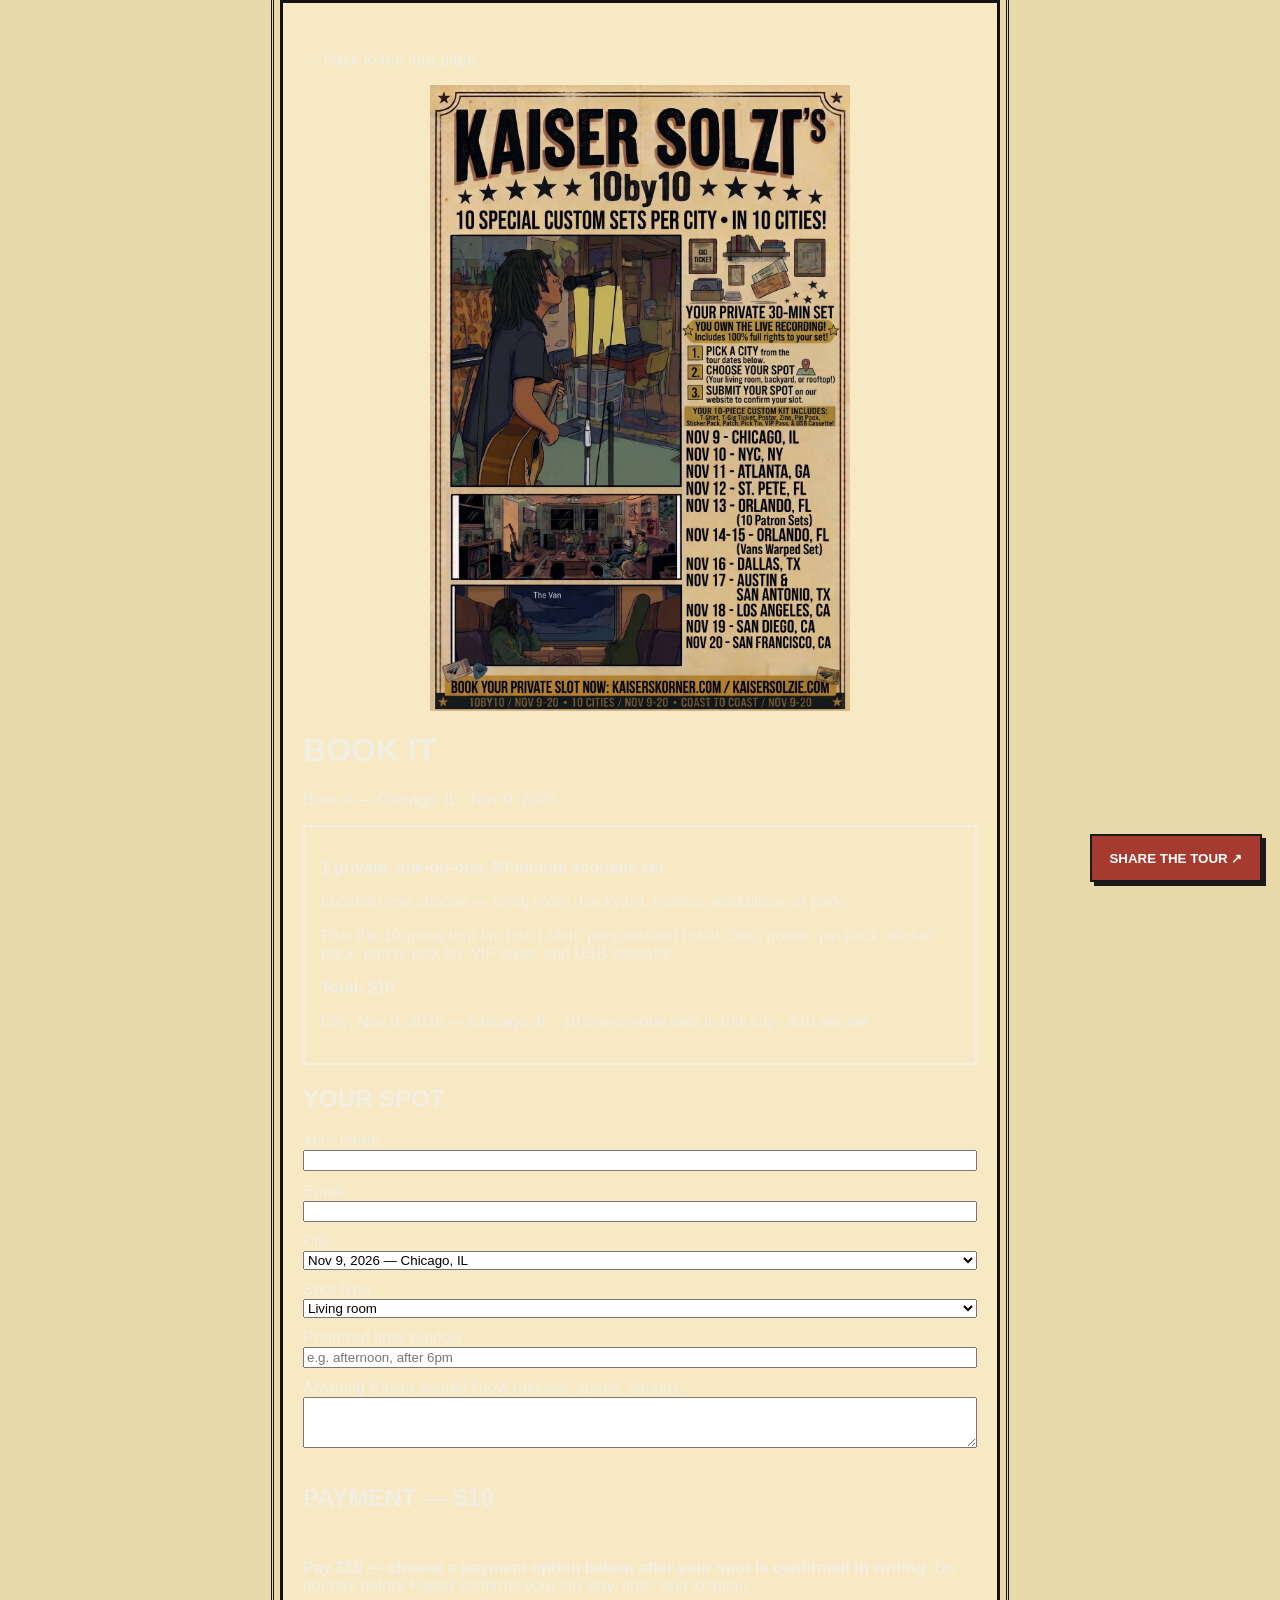
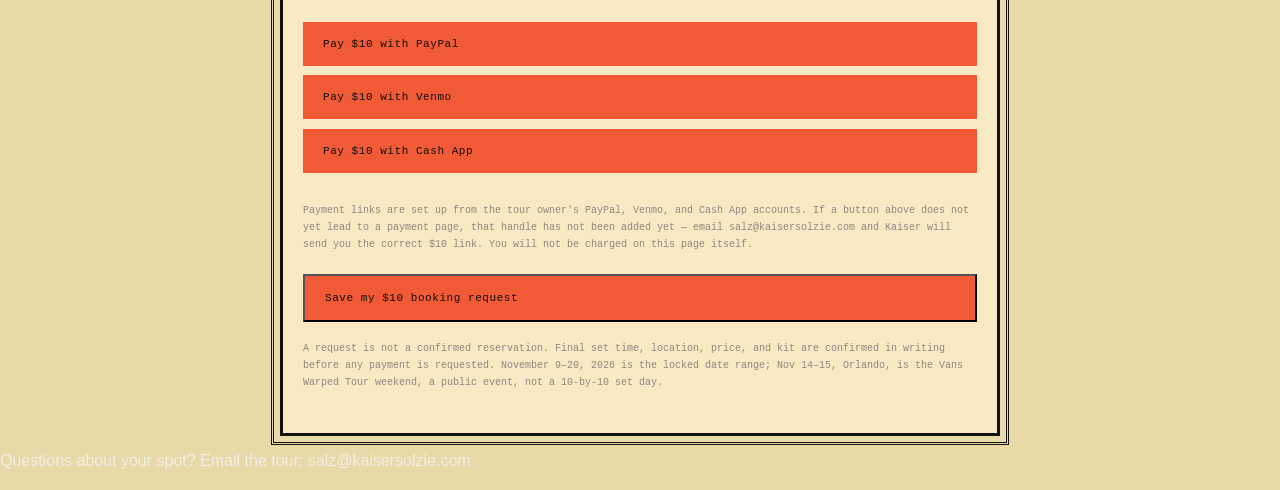
<file: booking.html>
<!doctype html>
<html lang="en">
<head>
<meta charset="utf-8">
<meta name="viewport" content="width=device-width, initial-scale=1">
<title>Book it — Kaiser Solzie 10by10 Tour</title>
<link rel="stylesheet" href="styles.css">
<style>*{box-sizing:border-box} body{overflow-x:hidden}

.share-fab{position:fixed;right:18px;bottom:18px;z-index:9999}
.share-btn{background:#A63A2E;color:#fff;border:2px solid #1A1A1A;box-shadow:4px 4px 0 #1A1A1A;padding:.9rem 1.1rem;font-weight:800;cursor:pointer;text-transform:uppercase}
.share-panel{display:none;background:#F2E8CE;border:2px solid #1A1A1A;box-shadow:4px 4px 0 #1A1A1A;padding:.8rem;margin-bottom:.6rem;width:240px;text-align:left}
.share-panel.open{display:block}
.share-panel a{display:block;color:#1A1A1A;padding:.4rem 0;text-decoration:underline}
.share-panel p{margin:.2rem 0;font-weight:700}
</style><style>body{background:#E8D9A8} main{background:#F7E9C3;border:3px solid #111;outline:3px double #111;outline-offset:6px} h1,h2{font-family:Oswald,Arial,sans-serif;text-transform:uppercase}</style></head>
<body>
<main class="section-wrap" style="max-width:720px;margin:0 auto;padding:2rem 1.25rem">
<p><a href="index.html">← Back to the tour page</a></p>
<img src="assets/new-nov9-20/poster-clean-nov9-20.jpg" alt="Original 10by10 tour cover poster" style="width:100%;height:auto;max-width:420px;display:block;margin:0 auto">
<h1>Book it</h1>
<p id="city-heading">Kaiser Solzie — 10by10</p>
<div id="order" style="border:2px solid currentColor;padding:1rem">
<p><strong>1 private, one-on-one, 30-minute acoustic set</strong></p>
<p>Location you choose — living room, backyard, rooftop, workplace, or park.</p>
<p>Plus the 10-piece tour kit: tour t-shirt, personalized ticket, zine, poster, pin pack, sticker pack, patch, pick tin, VIP pass, and USB cassette.</p>
<p><strong>Total: $10</strong></p>
<p id="city-line"></p>
</div>
<h2>Your spot</h2>
<form id="book-form" style="display:grid;gap:.7rem">
<label>Your name <input name="name" required style="width:100%"></label>
<label>Email <input name="email" type="email" required style="width:100%"></label>
<label>City <select name="city" id="city-select" style="width:100%"></select></label>
<label>Spot type <select name="spot" style="width:100%"><option>Living room</option><option>Backyard</option><option>Rooftop</option><option>Workplace</option><option>Park / outdoor</option><option>Other</option></select></label>
<label>Preferred time window <input name="time" placeholder="e.g. afternoon, after 6pm" style="width:100%"></label>
<label>Anything Kaiser should know (access, space, sound) <textarea name="notes" rows="3" style="width:100%"></textarea></label>
<h2>Payment — $10</h2>
<p><strong>Pay $10 — choose a payment option below, after your spot is confirmed in writing.</strong> Do not pay before Kaiser confirms your city day, time, and location.</p>
<div id="pay-options" style="display:grid;gap:.6rem">
<a id="pay-paypal" class="button button-primary" href="#" style="text-align:center">Pay $10 with PayPal</a>
<a id="pay-venmo" class="button button-primary" href="#" style="text-align:center">Pay $10 with Venmo</a>
<a id="pay-cashapp" class="button button-primary" href="#" style="text-align:center">Pay $10 with Cash App</a>
</div>
<p id="pay-note" class="fine-print">Payment links are set up from the tour owner's PayPal, Venmo, and Cash App accounts. If a button above does not yet lead to a payment page, that handle has not been added yet — email <a href="mailto:salz@kaisersolzie.com">salz@kaisersolzie.com</a> and Kaiser will send you the correct $10 link. You will not be charged on this page itself.</p>
<script>
// Payment handles — replace these three values with Kaiser Solzie's real handles to activate the buttons.
// PayPal: paypal.me username, Venmo: @username (without @ in the link), Cash App: $cashtag (without $ in the link)
const PAYPAL_HANDLE = ""; // e.g. "kaisersolzie"
const VENMO_HANDLE = ""; // e.g. "kaisersolzie"
const CASHAPP_HANDLE = ""; // e.g. "kaisersolzie"
function setPay(id, url, label){const a=document.getElementById(id); if(url){a.href=url; a.target="_blank"; a.rel="noopener";} else {a.href="#"; a.onclick=function(e){e.preventDefault(); document.getElementById("pay-note").textContent=label+" payment link is not added yet — email salz@kaisersolzie.com for the $10 link.";};}}
setPay("pay-paypal", PAYPAL_HANDLE ? "https://www.paypal.me/"+PAYPAL_HANDLE+"/10USD" : "", "PayPal");
setPay("pay-venmo", VENMO_HANDLE ? "https://account.venmo.com/pay?recipients="+VENMO_HANDLE+"&amount=10&note=10by10%20tour%20spot" : "", "Venmo");
setPay("pay-cashapp", CASHAPP_HANDLE ? "https://cash.app/$"+CASHAPP_HANDLE+"/10" : "", "Cash App");
</script>
<button type="submit" class="button button-primary">Save my $10 booking request</button>
</form>
<div id="book-summary" style="white-space:pre-wrap;margin-top:1rem"></div>
<p class="fine-print">A request is not a confirmed reservation. Final set time, location, price, and kit are confirmed in writing before any payment is requested. November 9–20, 2026 is the locked date range; Nov 14–15, Orlando, is the Vans Warped Tour weekend, a public event, not a 10-by-10 set day.</p>
</main>
<script>
const CITIES=[
["Nov 9","Chicago, IL"],["Nov 10","New York City, NY"],["Nov 11","Atlanta, GA"],["Nov 12","St. Pete / Tampa, FL"],["Nov 13","Orlando, FL"],["Nov 16","Dallas / Fort Worth, TX"],["Nov 17","Austin & San Antonio, TX"],["Nov 18","Los Angeles, CA"],["Nov 19","San Diego, CA"],["Nov 20","San Francisco / Bay Area, CA — 100th set finale"]
];
const params=new URLSearchParams(location.search);
const sel=document.getElementById("city-select");
CITIES.forEach(c=>{const o=document.createElement("option"); o.value=c[1]; o.textContent=c[0]+", 2026 — "+c[1]; if(params.get("city")===c[1]) o.selected=true; sel.appendChild(o);});
function updateLine(){
  const c=CITIES.find(x=>x[1]===sel.value) || CITIES[0];
  document.getElementById("city-line").textContent="City: "+c[0]+", 2026 — "+c[1]+" · 10 one-on-one sets in this city · $10 per set";
  document.getElementById("city-heading").textContent="Book it — "+c[1]+" · "+c[0]+", 2026";
}
sel.addEventListener("change",updateLine); updateLine();
document.getElementById("book-form").addEventListener("submit",e=>{
  e.preventDefault(); const f=new FormData(e.target);
  document.getElementById("book-summary").textContent="BOOKING REQUEST SAVED ON THIS PAGE ONLY (not sent, not charged)\nName: "+f.get("name")+"\nEmail: "+f.get("email")+"\nCity: "+f.get("city")+"\nSpot type: "+f.get("spot")+"\nPreferred time: "+(f.get("time")||"—")+"\nNotes: "+(f.get("notes")||"—")+"\nTotal: $10\n\nNext step: Kaiser reviews timing/transit for this city day, confirms in writing, and sends a payment link once checkout is connected. No payment has been taken.";
});
</script>
<p>Questions about your spot? Email the tour: <a href="mailto:salz@kaisersolzie.com">salz@kaisersolzie.com</a></p>

<div class="share-fab">
<div class="share-panel" id="share-panel">
<p>Share the tale of the tour</p>
<a id="share-x" href="#" target="_blank" rel="noopener">Share on X</a>
<a id="share-fb" href="#" target="_blank" rel="noopener">Share on Facebook</a>
<a id="share-wa" href="#" target="_blank" rel="noopener">Share on WhatsApp</a>
<a id="share-sms" href="#">Share by SMS</a>
<a id="share-email" href="#">Share by email</a>
<a id="share-copy" href="#">Copy tour link</a>
<p id="share-status" style="font-weight:400;font-size:.85rem"></p>
</div>
<button class="share-btn" id="share-btn" aria-expanded="false">Share the tour ↗</button>
</div>
<script>
(function(){
const url=location.href, text="Kaiser Solzie — 10by10. 10 cities, 100 private 30-minute sets, $10 per set. November 9–20, 2026. Book it: ";
document.getElementById("share-x").href="https://twitter.com/intent/tweet?text="+encodeURIComponent(text)+"&url="+encodeURIComponent(url);
document.getElementById("share-fb").href="https://www.facebook.com/sharer/sharer.php?u="+encodeURIComponent(url);
document.getElementById("share-wa").href="https://wa.me/?text="+encodeURIComponent(text+url);
document.getElementById("share-sms").href="sms:?body="+encodeURIComponent(text+url);
document.getElementById("share-email").href="mailto:?subject="+encodeURIComponent("Kaiser Solzie — 10by10")+"&body="+encodeURIComponent(text+url);
document.getElementById("share-copy").onclick=function(e){e.preventDefault(); if(navigator.clipboard){navigator.clipboard.writeText(url).then(()=>{document.getElementById("share-status").textContent="Link copied.";});} else {document.getElementById("share-status").textContent=url;}};
const btn=document.getElementById("share-btn"), panel=document.getElementById("share-panel");
btn.onclick=function(){const open=panel.classList.toggle("open"); btn.setAttribute("aria-expanded",String(open)); if(open && navigator.share){/* native share stays as fallback via the links below */}};
})();
</script>
</body>
</html>
</file>
<file: styles.css>
:root{--ink:#11110f;--paper:#f2eee4;--muted:#b7b1a5;--orange:#f05a36;--line:rgba(242,238,228,.18);--mono:"DM Mono",monospace;--sans:"Space Grotesk",sans-serif}*{box-sizing:border-box}html{scroll-behavior:smooth}body{margin:0;background:var(--ink);color:var(--paper);font-family:var(--sans);-webkit-font-smoothing:antialiased}a{color:inherit;text-decoration:none}.announcement{height:34px;background:var(--orange);color:#160f0c;display:flex;align-items:center;justify-content:center;gap:12px;font:500 10px var(--mono);letter-spacing:.13em}.pulse,.status-dot{width:7px;height:7px;border-radius:50%;background:currentColor;display:inline-block}.dot{opacity:.55}.site-header{height:88px;padding:0 6vw;display:flex;align-items:center;justify-content:space-between;border-bottom:1px solid var(--line)}.wordmark{display:flex;align-items:center;gap:12px;font-weight:700;letter-spacing:.08em;font-size:13px}.wordmark small{display:block;font:9px var(--mono);letter-spacing:.13em;color:var(--muted);margin-top:5px}.mark{width:37px;height:37px;display:grid;place-items:center;border:1px solid var(--orange);color:var(--orange);font-size:21px}.main-nav{display:flex;align-items:center;gap:34px;font-size:12px}.main-nav a:not(.nav-cta){color:#c9c4b9}.main-nav a:hover,.text-link:hover{color:var(--orange)}.nav-cta{border:1px solid var(--line);padding:12px 17px}.menu-toggle{display:none}.section-wrap{width:min(1180px,88vw);margin:auto}.hero{min-height:650px;display:grid;grid-template-columns:1fr .9fr;align-items:center;gap:7vw;padding-top:76px;padding-bottom:78px}.eyebrow{font:10px var(--mono);letter-spacing:.18em;color:var(--orange);margin:0 0 24px}.hero h1{font-size:clamp(64px,8.2vw,116px);line-height:.88;letter-spacing:-.085em;margin:0 0 28px;font-weight:600}.hero h1 span,h2 em{color:var(--orange);font-style:normal}.hero-lede{font-size:18px;font-weight:600;margin:0 0 12px}.hero-body{max-width:490px;color:#bcb6aa;line-height:1.75;font-size:14px}.hero-actions{display:flex;align-items:center;gap:24px;margin-top:30px}.button{display:inline-flex;align-items:center;gap:25px;padding:16px 20px;font:11px var(--mono);letter-spacing:.05em}.button-primary{background:var(--orange);color:#160f0c}.button-primary:hover{background:#ff7956}.text-link{font:11px var(--mono);color:#d1cbbf}.micro-note,.fine-print{font:10px var(--mono);color:#8f897f;line-height:1.7}.hero-art{position:relative;padding:0 18px 25px 0}.art-frame{position:relative;aspect-ratio:4/4.5;background:#29251f;border:1px solid #625346;overflow:hidden}.art-frame:before{content:"";position:absolute;inset:0;background:linear-gradient(145deg,rgba(240,90,54,.1),transparent 48%,rgba(0,0,0,.3));z-index:1;pointer-events:none}.art-frame img{width:100%;height:100%;object-fit:cover;display:block}.art-fallback{background:radial-gradient(circle at 65% 35%,#81503d,#342a24 48%,#171613 80%)}.art-caption{position:absolute;bottom:0;left:0;right:0;z-index:2;display:flex;justify-content:space-between;padding:14px;background:rgba(17,17,15,.8);font:9px var(--mono);letter-spacing:.13em}.orbit{position:absolute;border:1px solid var(--orange);color:var(--orange);background:var(--ink);border-radius:50%;display:grid;place-content:center;text-align:center;font:20px var(--mono)}.orbit small{font-size:8px;letter-spacing:.15em}.orbit-one{width:86px;height:86px;right:-20px;top:12%}.orbit-two{width:78px;height:78px;left:-32px;bottom:10%;font-size:13px}.stats{display:grid;grid-template-columns:repeat(4,1fr);border-top:1px solid var(--line);border-bottom:1px solid var(--line);padding:28px 0;margin-bottom:130px}.stats div{padding-left:28px;border-left:1px solid var(--line)}.stats div:first-child{border:0;padding-left:0}.stats strong{display:block;font-size:42px;letter-spacing:-.06em;font-weight:500}.stats span{font:9px var(--mono);letter-spacing:.12em;color:var(--muted)}.ticket-section{display:grid;grid-template-columns:.8fr 1.2fr;gap:10%;padding-bottom:140px}.section-heading h2,.routing-top h2,.sound-inner h2,.booking-section h2{font-size:clamp(48px,6vw,78px);line-height:.94;letter-spacing:-.075em;font-weight:500;margin:0}.intro{font-size:19px;line-height:1.55;max-width:650px;margin:0 0 40px}.feature-grid{display:grid;grid-template-columns:1fr 1fr;gap:1px;background:var(--line);border:1px solid var(--line)}.feature{background:var(--ink);padding:24px;min-height:175px}.feature-no{font:10px var(--mono);color:var(--orange)}.feature h3{font-size:17px;margin:19px 0 8px}.feature p{font-size:12px;line-height:1.7;color:#aaa498;margin:0}.feature-wide{grid-column:1/-1;display:flex;gap:25px;min-height:auto}.feature-wide h3{margin-top:0}.fine-print{margin-top:18px}.routing-section{background:#e9e4d9;color:var(--ink);padding:105px 0 115px}.routing-top{display:flex;align-items:end;justify-content:space-between;gap:40px;margin-bottom:45px}.routing-top .eyebrow{color:#bd452a}.routing-top h2 em{color:#bd452a}.routing-intro{max-width:360px;color:#625d54;font-size:14px;line-height:1.7}.status-note{display:flex;gap:14px;padding:18px 20px;background:#ded8cb;border-left:3px solid var(--orange);margin-bottom:28px}.status-dot{color:#bd452a;flex:none;margin-top:5px}.status-note strong{font-size:12px}.status-note p{font-size:11px;line-height:1.6;color:#655f55;margin:5px 0 0}.route-list{border-top:1px solid #c8c1b5}.route-row{display:grid;grid-template-columns:100px 1.2fr 1fr 145px;align-items:center;gap:20px;padding:17px 10px;border-bottom:1px solid #c8c1b5}.route-date{font:10px var(--mono);color:#6e675d}.route-date b{font-size:19px;color:#1a1916;margin-left:5px}.route-city{font-size:16px;font-weight:600}.route-type{font-size:11px;color:#777064}.route-status{font:9px var(--mono);letter-spacing:.08em;color:#a44730;text-align:right}.how-section{padding-top:130px;padding-bottom:135px;display:grid;grid-template-columns:.8fr 1.2fr;gap:10%}.how-section .eyebrow{margin-bottom:25px}.steps{display:grid;grid-template-columns:1fr 1fr;gap:36px 28px}.steps article{border-top:1px solid var(--line);padding-top:17px}.steps article>span{font:9px var(--mono);color:var(--orange);letter-spacing:.1em}.steps h3{font-size:19px;margin:15px 0 8px}.steps p{font-size:12px;line-height:1.75;color:#aaa498;margin:0}.sound-section{background:#24211d;padding:90px 0}.sound-inner{display:grid;grid-template-columns:1fr .8fr;align-items:center;gap:12%}.sound-inner h2 em{color:var(--orange)}.sound-inner>div:first-child>p:not(.eyebrow){max-width:390px;color:#b8b1a5;font-size:14px;line-height:1.7;margin:24px 0}.button-outline{border:1px solid #746b5f}.button-outline:hover{border-color:var(--orange);color:var(--orange)}.sound-card{min-height:270px;border:1px solid #62594d;padding:25px;display:flex;flex-direction:column;justify-content:space-between;background:radial-gradient(circle at 50% 45%,#49372e,#24211d 70%)}.sound-label,.sound-card small{font:9px var(--mono);letter-spacing:.14em;color:#c0b7a9}.sound-mark{font-size:95px;font-weight:700;letter-spacing:-.12em;color:var(--orange);text-align:center}.sound-mark span{font-size:42px}.sound-card p{font:10px var(--mono);letter-spacing:.12em;margin:0}.booking-section{padding-top:130px;padding-bottom:130px;position:relative}.booking-section h2{font-size:clamp(58px,7vw,90px)}.booking-section h2 em{color:var(--orange)}.booking-copy{max-width:520px;color:#aaa498;font-size:14px;line-height:1.8;margin-top:28px}.booking-stamp{position:absolute;right:5%;top:35%;width:160px;height:160px;border:1px solid var(--orange);border-radius:50%;display:flex;flex-direction:column;align-items:center;justify-content:center;transform:rotate(9deg);color:var(--orange)}.booking-stamp span,.booking-stamp small{font:8px var(--mono);letter-spacing:.15em}.booking-stamp strong{font:15px var(--mono);margin:7px 0}.booking-stamp small{font-size:6px}.site-footer{border-top:1px solid var(--line);padding:34px 6vw;display:flex;align-items:center;justify-content:space-between;gap:25px}.footer-meta{display:flex;flex-direction:column;gap:7px;font:8px var(--mono);letter-spacing:.04em;color:#8e887e}.back-top{font:9px var(--mono);color:var(--orange);white-space:nowrap}
@media(max-width:800px){.site-header{height:72px}.menu-toggle{display:block;background:none;border:0;color:var(--paper);font:10px var(--mono)}.menu-toggle span{margin-left:7px}.main-nav{display:none;position:absolute;z-index:10;top:106px;left:0;right:0;background:#1d1c19;padding:22px 6vw;flex-direction:column;align-items:flex-start;border-bottom:1px solid var(--line)}.main-nav.open{display:flex}.hero{grid-template-columns:1fr;padding-top:70px;gap:55px}.hero h1{font-size:clamp(65px,15vw,105px)}.hero-art{width:88%;margin:auto}.stats{margin-bottom:90px}.stats strong{font-size:32px}.stats span{font-size:7px}.ticket-section,.how-section{grid-template-columns:1fr;gap:45px;padding-bottom:95px}.routing-section{padding:80px 0}.routing-top{display:block}.routing-intro{margin-top:25px}.route-row{grid-template-columns:75px 1fr auto;gap:9px}.route-type{grid-column:2;grid-row:2}.route-status{grid-column:3;grid-row:1/3;font-size:7px;max-width:88px}.route-city{font-size:14px}.how-section{padding-top:90px}.sound-inner{grid-template-columns:1fr;gap:45px}.booking-stamp{position:static;margin:45px 0 0 10px;width:140px;height:140px}.site-footer{align-items:flex-start;flex-wrap:wrap}.footer-meta{order:3;width:100%}}
@media(max-width:480px){.announcement{font-size:8px;gap:7px}.hero-actions{align-items:flex-start;flex-direction:column;gap:17px}.stats{grid-template-columns:1fr 1fr;gap:20px}.stats div:nth-child(3){padding-left:0;border-left:0}.feature-grid,.steps{grid-template-columns:1fr}.feature-wide{grid-column:auto;display:block}.feature-wide h3{margin-top:19px}.route-row{grid-template-columns:62px 1fr}.route-status{grid-column:2;grid-row:3;text-align:left}.route-type{grid-column:2;grid-row:2}.route-date b{font-size:17px}.site-footer{padding-left:6vw;padding-right:6vw}.back-top{margin-left:auto}}
@media(prefers-reduced-motion:reduce){html{scroll-behavior:auto}*{animation-duration:.01ms!important;transition-duration:.01ms!important}}

/* Illustrated tour assets */
.tour-kit-art,.route-art{display:block;width:100%;height:auto;border-radius:18px;margin:28px 0}
.tour-kit-art{max-width:900px;margin:34px auto 20px}
.route-art{max-width:1100px;margin:28px auto 34px;border:1px solid var(--line)}
@media(max-width:640px){.tour-kit-art,.route-art{border-radius:12px;margin:20px 0}}


/* Tour artwork layer — original vector concept pending recovery of supplied artwork */
.hero-art .art-frame{position:relative;overflow:hidden;background:#211c18;min-height:420px}
.hero-illustration{position:relative;width:100%;height:100%;min-height:420px;overflow:hidden;background:#211c18}
.hero-illustration svg{display:block;width:100%;height:100%;min-height:420px;object-fit:cover}
.art-placeholder-note{position:absolute;left:18px;bottom:52px;padding:7px 10px;background:rgba(17,17,15,.82);border:1px solid rgba(240,90,54,.65);color:#f2eee4;font:8px var(--mono);letter-spacing:.12em}
.hero-art .art-caption{position:relative;z-index:2}
.routing-section{position:relative;overflow:hidden}
.routing-section:before{content:"";position:absolute;left:6vw;top:0;bottom:0;width:1px;background:linear-gradient(transparent,rgba(240,90,54,.35),transparent);pointer-events:none}
.route-row{position:relative}
.route-row:before{content:"";position:absolute;left:-1.7rem;top:50%;width:7px;height:7px;border:1px solid var(--orange);border-radius:50%;background:var(--ink);transform:translateY(-50%)}
.feature{position:relative}
.feature-no{display:inline-flex;align-items:center;justify-content:center;width:30px;height:30px;border:1px solid rgba(240,90,54,.55);border-radius:50%;font:10px var(--mono);color:var(--orange)}
.sound-card{position:relative;overflow:hidden}
.sound-card:after{content:"";position:absolute;inset:14px;border:1px solid rgba(240,90,54,.22);pointer-events:none}
@media(max-width:800px){.hero-illustration,.hero-illustration svg{min-height:340px}.routing-section:before{left:4vw}.route-row:before{left:-1.15rem}}


/* Reference design: Kaiser Solzie graphics + four persistent color themes */
:root{--accent:#ff6700;--accent-2:#39ff14;--accent-3:#00f0ff;--surface:#171719;--paper:#f2eee4}
body[data-theme="industrial"]{--ink:#0a0a0c;--paper:#f2eee4;--orange:#ff6700;--accent:#ff6700;--accent-2:#39ff14;--accent-3:#00f0ff}
body[data-theme="warped"]{--ink:#0c0d12;--paper:#fff8e6;--orange:#ffde00;--accent:#ffde00;--accent-2:#ff007f;--accent-3:#00e5ff}
body[data-theme="vinyl"]{--ink:#100e0c;--paper:#f6e8cb;--orange:#ff9f1c;--accent:#ff9f1c;--accent-2:#ffd166;--accent-3:#e71d36}
body[data-theme="zine"]{--ink:#0d0d0d;--paper:#fff;--orange:#d90429;--accent:#d90429;--accent-2:#fff;--accent-3:#a7a7a7}
.announcement{position:relative;isolation:isolate;background:repeating-linear-gradient(135deg,var(--ink) 0 13px,var(--accent) 13px 26px);color:var(--paper);text-shadow:0 1px 3px #000;overflow:hidden}
.announcement:before{content:"";position:absolute;inset:4px 0;background:rgba(0,0,0,.78);z-index:-1}
.mark{color:var(--accent);border-color:var(--accent)}
.mark svg{width:27px;height:27px;display:block}
.theme-switcher{display:flex;align-items:center;gap:7px;margin-left:auto;margin-right:22px}
.theme-switcher>span{font:8px var(--mono);letter-spacing:.15em;color:var(--muted);margin-right:3px}
.theme-switcher button{width:15px;height:15px;padding:0;border-radius:50%;border:1px solid rgba(255,255,255,.5);cursor:pointer;background:var(--swatch);box-shadow:0 0 0 1px rgba(0,0,0,.3)}
.theme-switcher button[data-theme-choice="industrial"]{--swatch:linear-gradient(135deg,#39ff14 0 35%,#ff6700 35% 70%,#00f0ff 70%)}
.theme-switcher button[data-theme-choice="warped"]{--swatch:linear-gradient(135deg,#ffde00 0 35%,#ff007f 35% 70%,#00e5ff 70%)}
.theme-switcher button[data-theme-choice="vinyl"]{--swatch:linear-gradient(135deg,#ff9f1c 0 35%,#ffd166 35% 70%,#e71d36 70%)}
.theme-switcher button[data-theme-choice="zine"]{--swatch:linear-gradient(135deg,#d90429 0 50%,#fff 50%)}
.theme-switcher button[aria-pressed="true"]{outline:2px solid var(--paper);outline-offset:3px}
.sound-art-row{display:flex;align-items:center;justify-content:center;gap:24px;margin:24px auto 18px}
.vinyl-record{width:118px;height:118px;border-radius:50%;display:grid;place-items:center;background:repeating-radial-gradient(circle,#101010 0 3px,#292929 4px 5px,#080808 6px 8px);border:4px solid #080808;box-shadow:0 8px 24px #0008;animation:vinyl-spin 8s linear infinite}
.vinyl-record span{width:36px;height:36px;border-radius:50%;background:var(--accent);border:7px solid #17120d;box-shadow:0 0 0 2px var(--paper)}
.cassette-icon{width:145px;height:auto;color:var(--accent);filter:drop-shadow(0 6px 12px #0008)}
.vu-meter{height:48px;display:flex;align-items:end;justify-content:center;gap:4px;margin:8px auto 18px}
.vu-meter i{display:block;width:7px;height:calc(7px + (var(--n,1) * 1px));border-radius:2px 2px 0 0;background:var(--accent-2);box-shadow:0 0 8px color-mix(in srgb,var(--accent-2),transparent 40%);animation:vu-bounce .72s ease-in-out infinite alternate;animation-delay:calc(var(--i,0) * -.055s)}
.vu-meter i:nth-child(1){--i:1;--n:8}.vu-meter i:nth-child(2){--i:2;--n:16}.vu-meter i:nth-child(3){--i:3;--n:27}.vu-meter i:nth-child(4){--i:4;--n:34}.vu-meter i:nth-child(5){--i:5;--n:18}.vu-meter i:nth-child(6){--i:6;--n:28}.vu-meter i:nth-child(7){--i:7;--n:40}.vu-meter i:nth-child(8){--i:8;--n:32}.vu-meter i:nth-child(9){--i:9;--n:22}.vu-meter i:nth-child(10){--i:10;--n:42}.vu-meter i:nth-child(11){--i:11;--n:34}.vu-meter i:nth-child(12){--i:12;--n:24}.vu-meter i:nth-child(13){--i:13;--n:38}.vu-meter i:nth-child(14){--i:14;--n:29}.vu-meter i:nth-child(15){--i:15;--n:19}.vu-meter i:nth-child(16){--i:16;--n:36}.vu-meter i:nth-child(17){--i:17;--n:27}.vu-meter i:nth-child(18){--i:18;--n:40}.vu-meter i:nth-child(19){--i:19;--n:24}.vu-meter i:nth-child(20){--i:20;--n:33}.vu-meter i:nth-child(21){--i:21;--n:17}
@keyframes vinyl-spin{to{transform:rotate(360deg)}}
@keyframes vu-bounce{from{height:8px;opacity:.65}to{height:var(--n,24px);opacity:1}}
@media(max-width:900px){.theme-switcher{margin-left:auto;margin-right:14px}}
@media(max-width:640px){.theme-switcher{order:2;margin:0 12px 0 auto}.theme-switcher>span{display:none}.theme-switcher button{width:13px;height:13px}.site-header{gap:8px}.menu-toggle{order:3}.sound-art-row{gap:14px}.vinyl-record{width:92px;height:92px}.cassette-icon{width:115px}.vu-meter{gap:3px}.vu-meter i{width:5px}}
@media(prefers-reduced-motion:reduce){.vinyl-record,.vu-meter i{animation:none}}
</file>
